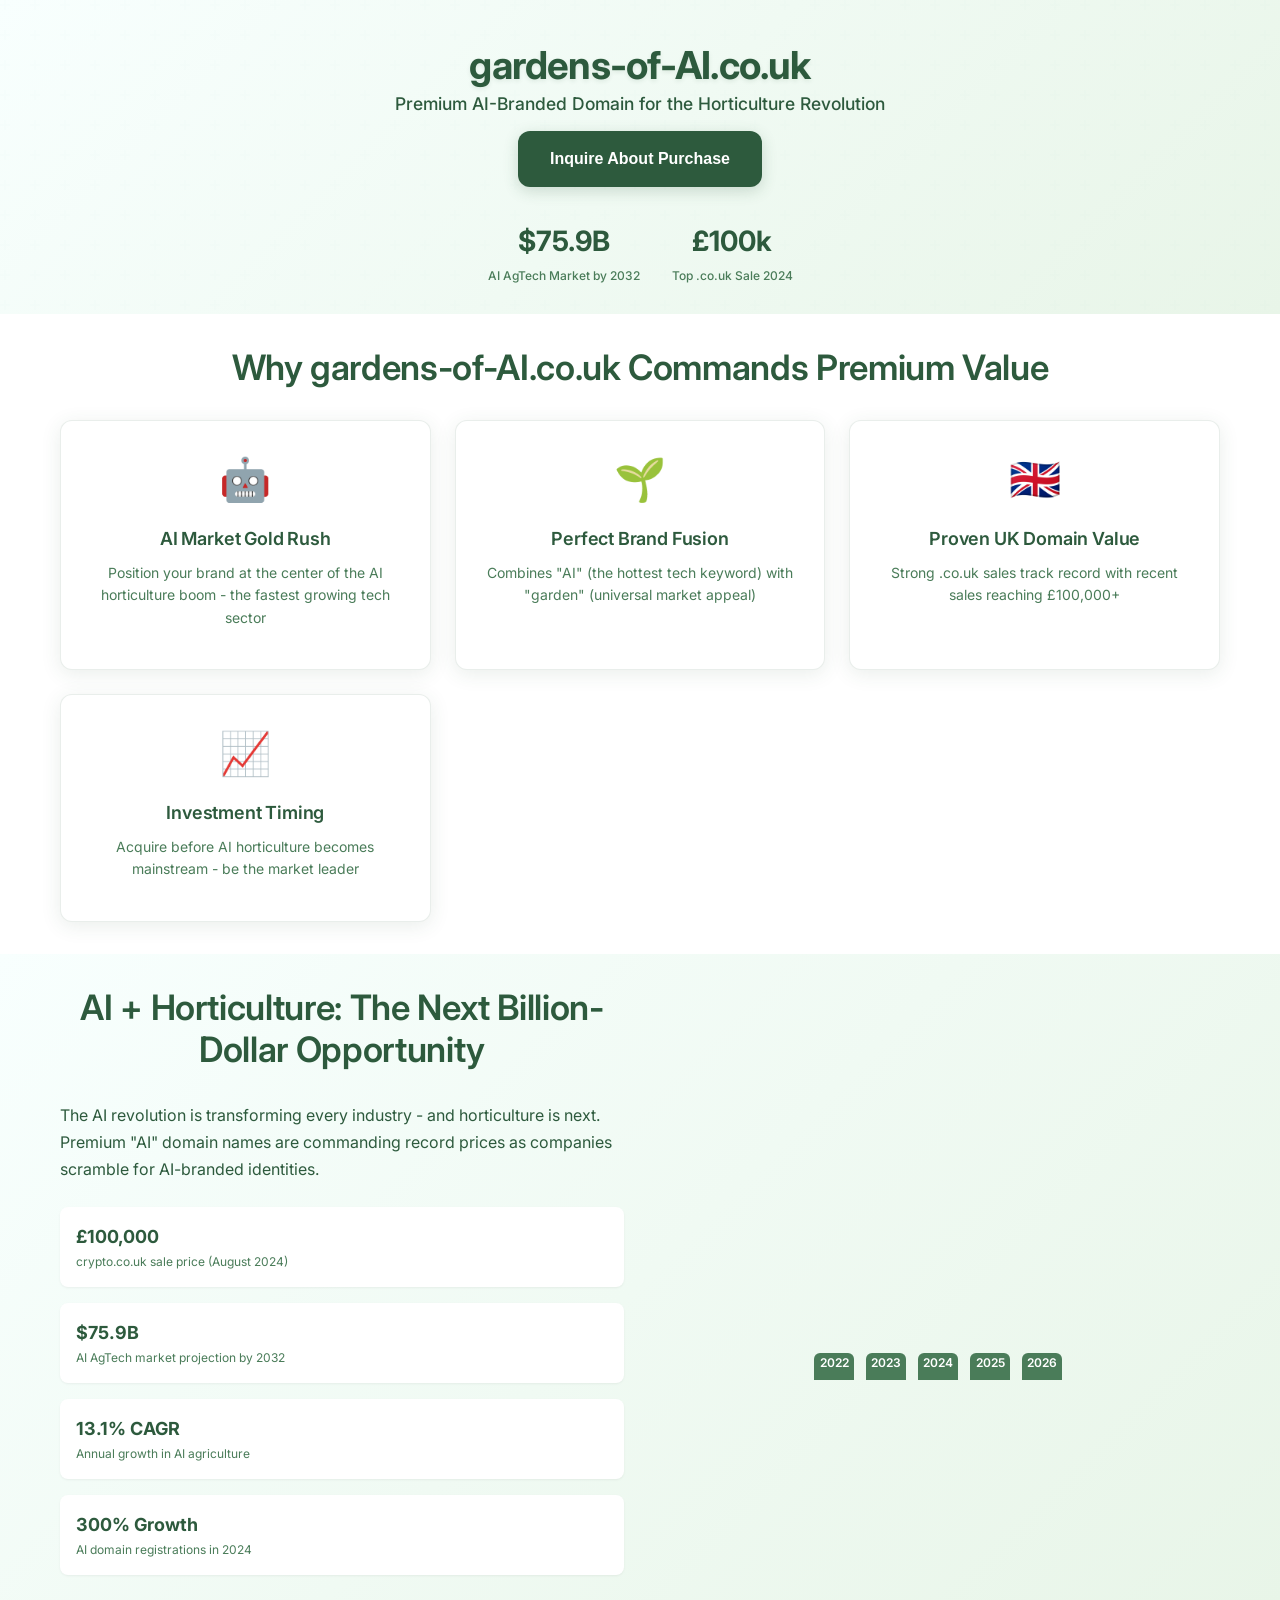
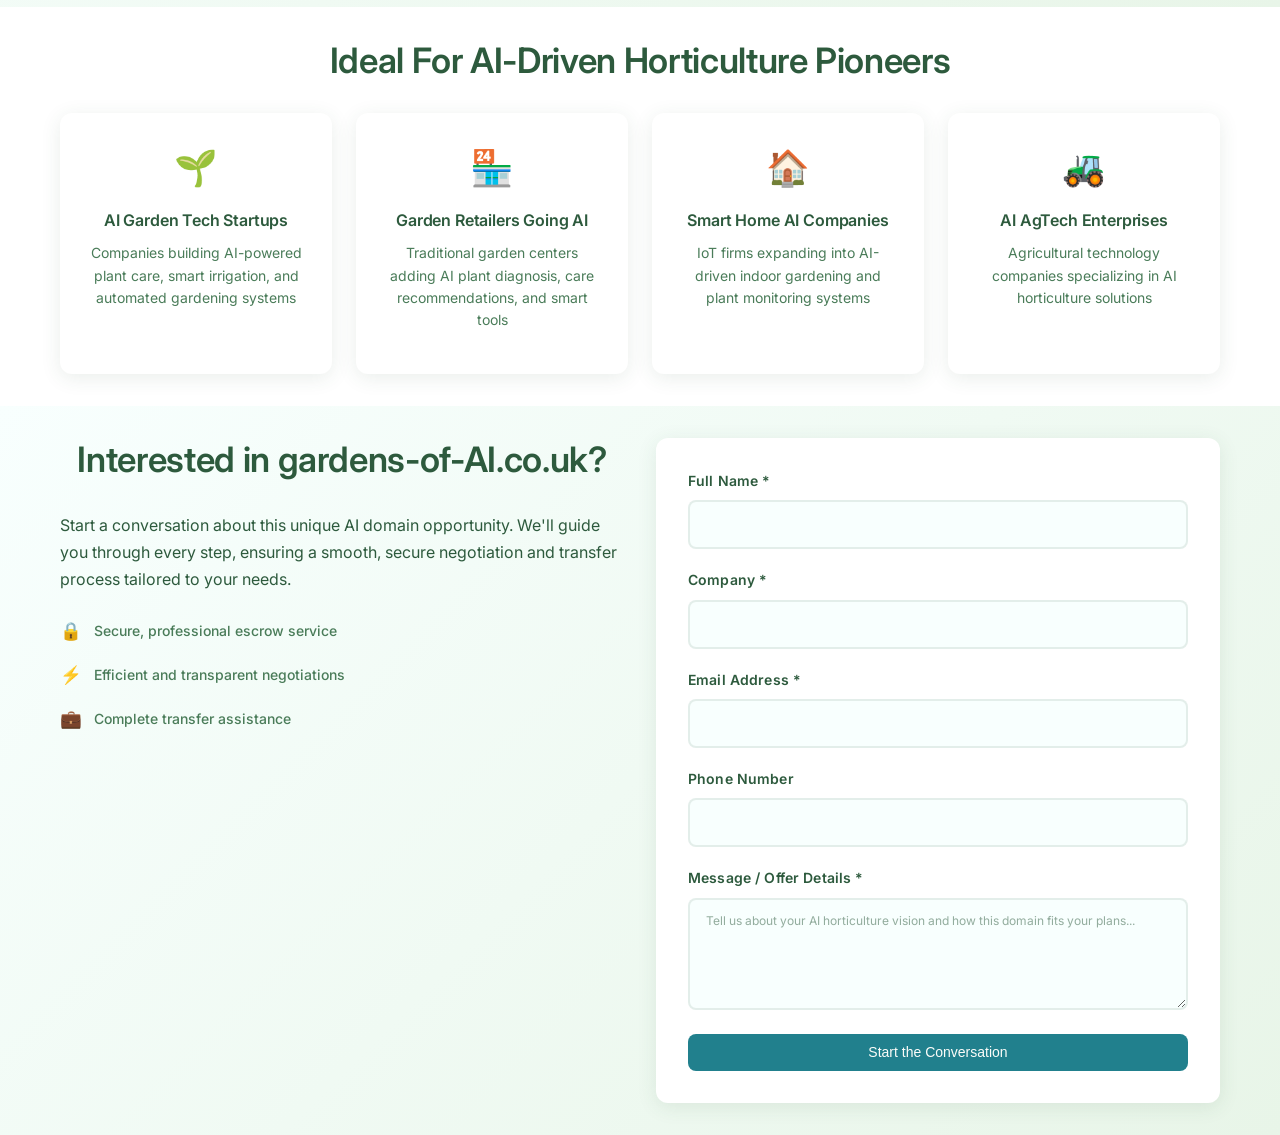
<file: index.html>
<!DOCTYPE html>
<html lang="en">
<head>
    <meta charset="UTF-8" />
    <meta name="viewport" content="width=device-width, initial-scale=1" />
    <title>garden-of-AI.co.uk - Premium Domain for AI Horticulture</title>
    <meta name="description" content="Premium domain name for sale - gardens-of-AI.co.uk. Ideal for AI-driven gardening, smart horticulture, and agri-tech innovators ready to lead the future." />
    <link href="https://fonts.googleapis.com/css2?family=Inter:wght@300;400;500;600;700&display=swap" rel="stylesheet" />
    <link rel="stylesheet" href="style.css" />
    <style>
      /* Reduced hero section height and padding for quicker content access */
      .hero-section {
        background-color: #3a753a;
        color: #e0f2e9;
        padding: 3rem 1rem 2rem 1rem; /* Shrunk vertical padding */
        display: flex;
        align-items: center;
        justify-content: center;
        min-height: 220px; /* Reduced height from very tall */
        text-align: center;
      }
      .hero-title {
        font-weight: 700;
        font-size: 2.75rem;
        margin-bottom: 0.3rem;
        text-transform: none; /* Keep case as typed */
      }
      .hero-subtitle {
        font-weight: 500;
        font-size: 1.25rem;
        margin-bottom: 1rem;
      }
      @media (max-width: 600px) {
        .hero-section {
          padding: 2rem 1rem 1.5rem 1rem;
          min-height: auto;
        }
        .hero-title {
          font-size: 2rem;
        }
        .hero-subtitle {
          font-size: 1rem;
        }
      }
    </style>
</head>
<body>
    <!-- Header Section -->
    <header class="hero-section">
        <div class="container">
            <div class="hero-content">
                <!-- Capitalized 'AI' for clearer branding -->
                <h1 class="hero-title">gardens-of-AI.co.uk</h1>
                <p class="hero-subtitle">Premium AI-Branded Domain for the Horticulture Revolution</p>
                <button class="btn btn--primary btn--lg cta-button" onclick="scrollToContact()">Inquire About Purchase</button>
                <div class="hero-stats" aria-label="Market overview">
                    <div class="stat-item">
                        <span class="stat-value" aria-hidden="true">$75.9B</span>
                        <span class="stat-label">AI AgTech Market by 2032</span>
                    </div>
                    <div class="stat-item">
                        <span class="stat-value" aria-hidden="true">£100k</span>
                        <span class="stat-label">Top .co.uk Sale 2024</span>
                    </div>
                </div>
            </div>
        </div>
    </header>

    <!-- Value Proposition Section -->
    <section class="value-section">
        <div class="container">
            <h2 class="section-title">Why gardens-of-AI.co.uk Commands Premium Value</h2>
            <div class="value-grid">
                <div class="value-card">
                    <div class="value-icon" aria-hidden="true">🤖</div>
                    <h3>AI Market Gold Rush</h3>
                    <p>Position your brand at the center of the AI horticulture boom - the fastest growing tech sector</p>
                </div>
                <div class="value-card">
                    <div class="value-icon" aria-hidden="true">🌱</div>
                    <h3>Perfect Brand Fusion</h3>
                    <p>Combines "AI" (the hottest tech keyword) with "garden" (universal market appeal)</p>
                </div>
                <div class="value-card">
                    <div class="value-icon" aria-hidden="true">🇬🇧</div>
                    <h3>Proven UK Domain Value</h3>
                    <p>Strong .co.uk sales track record with recent sales reaching £100,000+</p>
                </div>
                <div class="value-card">
                    <div class="value-icon" aria-hidden="true">📈</div>
                    <h3>Investment Timing</h3>
                    <p>Acquire before AI horticulture becomes mainstream - be the market leader</p>
                </div>
            </div>
        </div>
    </section>

    <!-- Market Opportunity Section with Enhanced Stats -->
    <section class="market-section">
        <div class="container">
            <div class="market-content">
                <div class="market-text">
                    <h2 class="section-title">AI + Horticulture: The Next Billion-Dollar Opportunity</h2>
                    <p class="market-description">The AI revolution is transforming every industry - and horticulture is next. Premium "AI" domain names are commanding record prices as companies scramble for AI-branded identities.</p>
                    <div class="market-highlights">
                        <div class="highlight-item">
                            <strong>£100,000</strong>
                            <span>crypto.co.uk sale price (August 2024)</span>
                        </div>
                        <div class="highlight-item">
                            <strong>$75.9B</strong>
                            <span>AI AgTech market projection by 2032</span>
                        </div>
                        <div class="highlight-item">
                            <strong>13.1% CAGR</strong>
                            <span>Annual growth in AI agriculture</span>
                        </div>
                        <div class="highlight-item">
                            <strong>300% Growth</strong>
                            <span>AI domain registrations in 2024</span>
                        </div>
                    </div>
                </div>
                <div class="market-visual" aria-hidden="true">
                    <div class="growth-chart" role="presentation">
                        <div class="chart-bar" data-height="30">2022</div>
                        <div class="chart-bar" data-height="50">2023</div>
                        <div class="chart-bar" data-height="70">2024</div>
                        <div class="chart-bar" data-height="90">2025</div>
                        <div class="chart-bar" data-height="100">2026</div>
                    </div>
                </div>
            </div>
        </div>
    </section>

    <!-- Perfect For Section -->
    <section class="buyers-section">
        <div class="container">
            <h2 class="section-title">Ideal For AI-Driven Horticulture Pioneers</h2>
            <div class="buyers-grid">
                <div class="buyer-card">
                    <div class="buyer-icon" aria-hidden="true">🌱</div>
                    <h3>AI Garden Tech Startups</h3>
                    <p>Companies building AI-powered plant care, smart irrigation, and automated gardening systems</p>
                </div>
                <div class="buyer-card">
                    <div class="buyer-icon" aria-hidden="true">🏪</div>
                    <h3>Garden Retailers Going AI</h3>
                    <p>Traditional garden centers adding AI plant diagnosis, care recommendations, and smart tools</p>
                </div>
                <div class="buyer-card">
                    <div class="buyer-icon" aria-hidden="true">🏠</div>
                    <h3>Smart Home AI Companies</h3>
                    <p>IoT firms expanding into AI-driven indoor gardening and plant monitoring systems</p>
                </div>
                <div class="buyer-card">
                    <div class="buyer-icon" aria-hidden="true">🚜</div>
                    <h3>AI AgTech Enterprises</h3>
                    <p>Agricultural technology companies specializing in AI horticulture solutions</p>
                </div>
            </div>
        </div>
    </section>

    <!-- Contact Section -->
    <section class="contact-section" id="contact">
        <div class="container">
            <div class="contact-content">
                <div class="contact-info">
                    <h2 class="section-title">Interested in gardens-of-AI.co.uk?</h2>
                    <p class="contact-description">Start a conversation about this unique AI domain opportunity. We'll guide you through every step, ensuring a smooth, secure negotiation and transfer process tailored to your needs.</p>
                    <div class="contact-features">
                        <div class="feature-item">
                            <span class="feature-icon" aria-hidden="true">🔒</span>
                            <span>Secure, professional escrow service</span>
                        </div>
                        <div class="feature-item">
                            <span class="feature-icon" aria-hidden="true">⚡</span>
                            <span>Efficient and transparent negotiations</span>
                        </div>
                        <div class="feature-item">
                            <span class="feature-icon" aria-hidden="true">💼</span>
                            <span>Complete transfer assistance</span>
                        </div>
                    </div>
                </div>
                <form class="contact-form" id="contactForm" action="https://formspree.io/f/xkgqzney" method="POST">
                    <div class="form-group">
                        <label for="name" class="form-label">Full Name *</label>
                        <input type="text" id="name" name="name" class="form-control" required />
                    </div>
                    <div class="form-group">
                        <label for="company" class="form-label">Company *</label>
                        <input type="text" id="company" name="company" class="form-control" required />
                    </div>
                    <div class="form-group">
                        <label for="email" class="form-label">Email Address *</label>
                        <input type="email" id="email" name="_replyto" class="form-control" required />
                    </div>
                    <div class="form-group">
                        <label for="phone" class="form-label">Phone Number</label>
                        <input type="tel" id="phone" name="phone" class="form-control" />
                    </div>
                    <div class="form-group">
                        <label for="message" class="form-label">Message / Offer Details *</label>
                        <textarea
                            id="message"
                            name="message"
                            class="form-control"
                            rows="4"
                            required
                            placeholder="Tell us about your AI horticulture vision and how this domain fits your plans..."
                        ></textarea>
                    </div>
                    <button type="submit" class="btn btn--primary btn--full-width">Start the Conversation</button>
                </form>
            </div>
        </div>
    </section>

    <!-- Success Modal -->
    <div class="modal hidden" id="successModal" role="dialog" aria-modal="true" aria-labelledby="successTitle">
        <div class="modal-overlay" onclick="closeModal()" tabindex="-1"></div>
        <div class="modal-content">
            <div class="modal-header">
                <h3 id="successTitle">Inquiry Received!</h3>
                <button class="modal-close" onclick="closeModal()" aria-label="Close">&times;</button>
            </div>
            <div class="modal-body">
                <p>Thank you for reaching out about gardens-of-AI.co.uk.</p>
                <p>Our team will review your inquiry and connect with you shortly to explore how this premium AI domain can support your business goals.</p>
                <p><strong>Next Steps Include:</strong></p>
                <ul>
                    <li>Personalized discussion of your AI horticulture requirements</li>
                    <li>Detailed information on the negotiation and transfer process</li>
                    <li>Collaborative approach ensuring mutual satisfaction</li>
                </ul>
                <p>Feel free to ask any questions during our correspondence.</p>
            </div>
            <div class="modal-footer">
                <button class="btn btn--primary" onclick="closeModal()">Close</button>
            </div>
        </div>
    </footer>

    <script>
      // Smooth scroll to contact form on button click
      function scrollToContact() {
        document.getElementById("contact").scrollIntoView({ behavior: "smooth" });
      }

      // Close modal function
      function closeModal() {
        document.getElementById("successModal").classList.add("hidden");
      }

      // Handle Formspree AJAX form submission with modal feedback
      document.getElementById("contactForm").addEventListener("submit", function (e) {
        e.preventDefault();

        const form = e.target;
        const data = new FormData(form);

        fetch(form.action, {
          method: "POST",
          body: data,
          headers: {
            Accept: "application/json",
          },
        })
          .then((response) => {
            if (response.ok) {
              form.reset();
              document.getElementById("successModal").classList.remove("hidden");
            } else {
              response.json().then((data) => {
                if (data.errors) {
                  alert(data.errors.map((error) => error.message).join(", "));
                } else {
                  alert("Oops! There was a problem submitting your form.");
                }
              });
            }
          })
          .catch(() => {
            alert("Oops! There was a problem submitting your form.");
          });
      });
    </script>
</body>
</html>
</file>
<file: style.css>
:root {
  /* Primitive Color Tokens */
  --color-white: rgba(255, 255, 255, 1);
  --color-black: rgba(0, 0, 0, 1);
  --color-cream-50: rgba(252, 252, 249, 1);
  --color-cream-100: rgba(255, 255, 253, 1);
  --color-gray-200: rgba(245, 245, 245, 1);
  --color-gray-300: rgba(167, 169, 169, 1);
  --color-gray-400: rgba(119, 124, 124, 1);
  --color-slate-500: rgba(98, 108, 113, 1);
  --color-brown-600: rgba(94, 82, 64, 1);
  --color-charcoal-700: rgba(31, 33, 33, 1);
  --color-charcoal-800: rgba(38, 40, 40, 1);
  --color-slate-900: rgba(19, 52, 59, 1);
  --color-teal-300: rgba(50, 184, 198, 1);
  --color-teal-400: rgba(45, 166, 178, 1);
  --color-teal-500: rgba(33, 128, 141, 1);
  --color-teal-600: rgba(29, 116, 128, 1);
  --color-teal-700: rgba(26, 104, 115, 1);
  --color-teal-800: rgba(41, 150, 161, 1);
  --color-red-400: rgba(255, 84, 89, 1);
  --color-red-500: rgba(192, 21, 47, 1);
  --color-orange-400: rgba(230, 129, 97, 1);
  --color-orange-500: rgba(168, 75, 47, 1);

  /* RGB versions for opacity control */
  --color-brown-600-rgb: 94, 82, 64;
  --color-teal-500-rgb: 33, 128, 141;
  --color-slate-900-rgb: 19, 52, 59;
  --color-slate-500-rgb: 98, 108, 113;
  --color-red-500-rgb: 192, 21, 47;
  --color-red-400-rgb: 255, 84, 89;
  --color-orange-500-rgb: 168, 75, 47;
  --color-orange-400-rgb: 230, 129, 97;

  /* Background color tokens (Light Mode) */
  --color-bg-1: rgba(59, 130, 246, 0.08); /* Light blue */
  --color-bg-2: rgba(245, 158, 11, 0.08); /* Light yellow */
  --color-bg-3: rgba(34, 197, 94, 0.08); /* Light green */
  --color-bg-4: rgba(239, 68, 68, 0.08); /* Light red */
  --color-bg-5: rgba(147, 51, 234, 0.08); /* Light purple */
  --color-bg-6: rgba(249, 115, 22, 0.08); /* Light orange */
  --color-bg-7: rgba(236, 72, 153, 0.08); /* Light pink */
  --color-bg-8: rgba(6, 182, 212, 0.08); /* Light cyan */

  /* Semantic Color Tokens (Light Mode) */
  --color-background: var(--color-cream-50);
  --color-surface: var(--color-cream-100);
  --color-text: var(--color-slate-900);
  --color-text-secondary: var(--color-slate-500);
  --color-primary: var(--color-teal-500);
  --color-primary-hover: var(--color-teal-600);
  --color-primary-active: var(--color-teal-700);
  --color-secondary: rgba(var(--color-brown-600-rgb), 0.12);
  --color-secondary-hover: rgba(var(--color-brown-600-rgb), 0.2);
  --color-secondary-active: rgba(var(--color-brown-600-rgb), 0.25);
  --color-border: rgba(var(--color-brown-600-rgb), 0.2);
  --color-btn-primary-text: var(--color-cream-50);
  --color-card-border: rgba(var(--color-brown-600-rgb), 0.12);
  --color-card-border-inner: rgba(var(--color-brown-600-rgb), 0.12);
  --color-error: var(--color-red-500);
  --color-success: var(--color-teal-500);
  --color-warning: var(--color-orange-500);
  --color-info: var(--color-slate-500);
  --color-focus-ring: rgba(var(--color-teal-500-rgb), 0.4);
  --color-select-caret: rgba(var(--color-slate-900-rgb), 0.8);

  /* Common style patterns */
  --focus-ring: 0 0 0 3px var(--color-focus-ring);
  --focus-outline: 2px solid var(--color-primary);
  --status-bg-opacity: 0.15;
  --status-border-opacity: 0.25;
  --select-caret-light: url("data:image/svg+xml,%3Csvg xmlns='http://www.w3.org/2000/svg' width='16' height='16' viewBox='0 0 24 24' fill='none' stroke='%23134252' stroke-width='2' stroke-linecap='round' stroke-linejoin='round'%3E%3Cpolyline points='6 9 12 15 18 9'%3E%3C/polyline%3E%3C/svg%3E");
  --select-caret-dark: url("data:image/svg+xml,%3Csvg xmlns='http://www.w3.org/2000/svg' width='16' height='16' viewBox='0 0 24 24' fill='none' stroke='%23f5f5f5' stroke-width='2' stroke-linecap='round' stroke-linejoin='round'%3E%3Cpolyline points='6 9 12 15 18 9'%3E%3C/polyline%3E%3C/svg%3E");

  /* RGB versions for opacity control */
  --color-success-rgb: 33, 128, 141;
  --color-error-rgb: 192, 21, 47;
  --color-warning-rgb: 168, 75, 47;
  --color-info-rgb: 98, 108, 113;

  /* Typography */
  --font-family-base: "FKGroteskNeue", "Geist", "Inter", -apple-system,
    BlinkMacSystemFont, "Segoe UI", Roboto, sans-serif;
  --font-family-mono: "Berkeley Mono", ui-monospace, SFMono-Regular, Menlo,
    Monaco, Consolas, monospace;
  --font-size-xs: 11px;
  --font-size-sm: 12px;
  --font-size-base: 14px;
  --font-size-md: 14px;
  --font-size-lg: 16px;
  --font-size-xl: 18px;
  --font-size-2xl: 20px;
  --font-size-3xl: 24px;
  --font-size-4xl: 30px;
  --font-weight-normal: 400;
  --font-weight-medium: 500;
  --font-weight-semibold: 550;
  --font-weight-bold: 600;
  --line-height-tight: 1.2;
  --line-height-normal: 1.5;
  --letter-spacing-tight: -0.01em;

  /* Spacing */
  --space-0: 0;
  --space-1: 1px;
  --space-2: 2px;
  --space-4: 4px;
  --space-6: 6px;
  --space-8: 8px;
  --space-10: 10px;
  --space-12: 12px;
  --space-16: 16px;
  --space-20: 20px;
  --space-24: 24px;
  --space-32: 32px;

  /* Border Radius */
  --radius-sm: 6px;
  --radius-base: 8px;
  --radius-md: 10px;
  --radius-lg: 12px;
  --radius-full: 9999px;

  /* Shadows */
  --shadow-xs: 0 1px 2px rgba(0, 0, 0, 0.02);
  --shadow-sm: 0 1px 3px rgba(0, 0, 0, 0.04), 0 1px 2px rgba(0, 0, 0, 0.02);
  --shadow-md: 0 4px 6px -1px rgba(0, 0, 0, 0.04),
    0 2px 4px -1px rgba(0, 0, 0, 0.02);
  --shadow-lg: 0 10px 15px -3px rgba(0, 0, 0, 0.04),
    0 4px 6px -2px rgba(0, 0, 0, 0.02);
  --shadow-inset-sm: inset 0 1px 0 rgba(255, 255, 255, 0.15),
    inset 0 -1px 0 rgba(0, 0, 0, 0.03);

  /* Animation */
  --duration-fast: 150ms;
  --duration-normal: 250ms;
  --ease-standard: cubic-bezier(0.16, 1, 0.3, 1);

  /* Layout */
  --container-sm: 640px;
  --container-md: 768px;
  --container-lg: 1024px;
  --container-xl: 1280px;
}

/* Dark mode colors */
@media (prefers-color-scheme: dark) {
  :root {
    /* RGB versions for opacity control (Dark Mode) */
    --color-gray-400-rgb: 119, 124, 124;
    --color-teal-300-rgb: 50, 184, 198;
    --color-gray-300-rgb: 167, 169, 169;
    --color-gray-200-rgb: 245, 245, 245;

    /* Background color tokens (Dark Mode) */
    --color-bg-1: rgba(29, 78, 216, 0.15); /* Dark blue */
    --color-bg-2: rgba(180, 83, 9, 0.15); /* Dark yellow */
    --color-bg-3: rgba(21, 128, 61, 0.15); /* Dark green */
    --color-bg-4: rgba(185, 28, 28, 0.15); /* Dark red */
    --color-bg-5: rgba(107, 33, 168, 0.15); /* Dark purple */
    --color-bg-6: rgba(194, 65, 12, 0.15); /* Dark orange */
    --color-bg-7: rgba(190, 24, 93, 0.15); /* Dark pink */
    --color-bg-8: rgba(8, 145, 178, 0.15); /* Dark cyan */

    /* Semantic Color Tokens (Dark Mode) */
    --color-background: var(--color-charcoal-700);
    --color-surface: var(--color-charcoal-800);
    --color-text: var(--color-gray-200);
    --color-text-secondary: rgba(var(--color-gray-300-rgb), 0.7);
    --color-primary: var(--color-teal-300);
    --color-primary-hover: var(--color-teal-400);
    --color-primary-active: var(--color-teal-800);
    --color-secondary: rgba(var(--color-gray-400-rgb), 0.15);
    --color-secondary-hover: rgba(var(--color-gray-400-rgb), 0.25);
    --color-secondary-active: rgba(var(--color-gray-400-rgb), 0.3);
    --color-border: rgba(var(--color-gray-400-rgb), 0.3);
    --color-error: var(--color-red-400);
    --color-success: var(--color-teal-300);
    --color-warning: var(--color-orange-400);
    --color-info: var(--color-gray-300);
    --color-focus-ring: rgba(var(--color-teal-300-rgb), 0.4);
    --color-btn-primary-text: var(--color-slate-900);
    --color-card-border: rgba(var(--color-gray-400-rgb), 0.2);
    --color-card-border-inner: rgba(var(--color-gray-400-rgb), 0.15);
    --shadow-inset-sm: inset 0 1px 0 rgba(255, 255, 255, 0.1),
      inset 0 -1px 0 rgba(0, 0, 0, 0.15);
    --button-border-secondary: rgba(var(--color-gray-400-rgb), 0.2);
    --color-border-secondary: rgba(var(--color-gray-400-rgb), 0.2);
    --color-select-caret: rgba(var(--color-gray-200-rgb), 0.8);

    /* Common style patterns - updated for dark mode */
    --focus-ring: 0 0 0 3px var(--color-focus-ring);
    --focus-outline: 2px solid var(--color-primary);
    --status-bg-opacity: 0.15;
    --status-border-opacity: 0.25;
    --select-caret-light: url("data:image/svg+xml,%3Csvg xmlns='http://www.w3.org/2000/svg' width='16' height='16' viewBox='0 0 24 24' fill='none' stroke='%23134252' stroke-width='2' stroke-linecap='round' stroke-linejoin='round'%3E%3Cpolyline points='6 9 12 15 18 9'%3E%3C/polyline%3E%3C/svg%3E");
    --select-caret-dark: url("data:image/svg+xml,%3Csvg xmlns='http://www.w3.org/2000/svg' width='16' height='16' viewBox='0 0 24 24' fill='none' stroke='%23f5f5f5' stroke-width='2' stroke-linecap='round' stroke-linejoin='round'%3E%3Cpolyline points='6 9 12 15 18 9'%3E%3C/polyline%3E%3C/svg%3E");

    /* RGB versions for dark mode */
    --color-success-rgb: var(--color-teal-300-rgb);
    --color-error-rgb: var(--color-red-400-rgb);
    --color-warning-rgb: var(--color-orange-400-rgb);
    --color-info-rgb: var(--color-gray-300-rgb);
  }
}

/* Data attribute for manual theme switching */
[data-color-scheme="dark"] {
  /* RGB versions for opacity control (dark mode) */
  --color-gray-400-rgb: 119, 124, 124;
  --color-teal-300-rgb: 50, 184, 198;
  --color-gray-300-rgb: 167, 169, 169;
  --color-gray-200-rgb: 245, 245, 245;

  /* Colorful background palette - Dark Mode */
  --color-bg-1: rgba(29, 78, 216, 0.15); /* Dark blue */
  --color-bg-2: rgba(180, 83, 9, 0.15); /* Dark yellow */
  --color-bg-3: rgba(21, 128, 61, 0.15); /* Dark green */
  --color-bg-4: rgba(185, 28, 28, 0.15); /* Dark red */
  --color-bg-5: rgba(107, 33, 168, 0.15); /* Dark purple */
  --color-bg-6: rgba(194, 65, 12, 0.15); /* Dark orange */
  --color-bg-7: rgba(190, 24, 93, 0.15); /* Dark pink */
  --color-bg-8: rgba(8, 145, 178, 0.15); /* Dark cyan */

  /* Semantic Color Tokens (Dark Mode) */
  --color-background: var(--color-charcoal-700);
  --color-surface: var(--color-charcoal-800);
  --color-text: var(--color-gray-200);
  --color-text-secondary: rgba(var(--color-gray-300-rgb), 0.7);
  --color-primary: var(--color-teal-300);
  --color-primary-hover: var(--color-teal-400);
  --color-primary-active: var(--color-teal-800);
  --color-secondary: rgba(var(--color-gray-400-rgb), 0.15);
  --color-secondary-hover: rgba(var(--color-gray-400-rgb), 0.25);
  --color-secondary-active: rgba(var(--color-gray-400-rgb), 0.3);
  --color-border: rgba(var(--color-gray-400-rgb), 0.3);
  --color-error: var(--color-red-400);
  --color-success: var(--color-teal-300);
  --color-warning: var(--color-orange-400);
  --color-info: var(--color-gray-300);
  --color-focus-ring: rgba(var(--color-teal-300-rgb), 0.4);
  --color-btn-primary-text: var(--color-slate-900);
  --color-card-border: rgba(var(--color-gray-400-rgb), 0.15);
  --color-card-border-inner: rgba(var(--color-gray-400-rgb), 0.15);
  --shadow-inset-sm: inset 0 1px 0 rgba(255, 255, 255, 0.1),
    inset 0 -1px 0 rgba(0, 0, 0, 0.15);
  --color-border-secondary: rgba(var(--color-gray-400-rgb), 0.2);
  --color-select-caret: rgba(var(--color-gray-200-rgb), 0.8);

  /* Common style patterns - updated for dark mode */
  --focus-ring: 0 0 0 3px var(--color-focus-ring);
  --focus-outline: 2px solid var(--color-primary);
  --status-bg-opacity: 0.15;
  --status-border-opacity: 0.25;
  --select-caret-light: url("data:image/svg+xml,%3Csvg xmlns='http://www.w3.org/2000/svg' width='16' height='16' viewBox='0 0 24 24' fill='none' stroke='%23134252' stroke-width='2' stroke-linecap='round' stroke-linejoin='round'%3E%3Cpolyline points='6 9 12 15 18 9'%3E%3C/polyline%3E%3C/svg%3E");
  --select-caret-dark: url("data:image/svg+xml,%3Csvg xmlns='http://www.w3.org/2000/svg' width='16' height='16' viewBox='0 0 24 24' fill='none' stroke='%23f5f5f5' stroke-width='2' stroke-linecap='round' stroke-linejoin='round'%3E%3Cpolyline points='6 9 12 15 18 9'%3E%3C/polyline%3E%3C/svg%3E");

  /* RGB versions for dark mode */
  --color-success-rgb: var(--color-teal-300-rgb);
  --color-error-rgb: var(--color-red-400-rgb);
  --color-warning-rgb: var(--color-orange-400-rgb);
  --color-info-rgb: var(--color-gray-300-rgb);
}

[data-color-scheme="light"] {
  /* RGB versions for opacity control (light mode) */
  --color-brown-600-rgb: 94, 82, 64;
  --color-teal-500-rgb: 33, 128, 141;
  --color-slate-900-rgb: 19, 52, 59;

  /* Semantic Color Tokens (Light Mode) */
  --color-background: var(--color-cream-50);
  --color-surface: var(--color-cream-100);
  --color-text: var(--color-slate-900);
  --color-text-secondary: var(--color-slate-500);
  --color-primary: var(--color-teal-500);
  --color-primary-hover: var(--color-teal-600);
  --color-primary-active: var(--color-teal-700);
  --color-secondary: rgba(var(--color-brown-600-rgb), 0.12);
  --color-secondary-hover: rgba(var(--color-brown-600-rgb), 0.2);
  --color-secondary-active: rgba(var(--color-brown-600-rgb), 0.25);
  --color-border: rgba(var(--color-brown-600-rgb), 0.2);
  --color-btn-primary-text: var(--color-cream-50);
  --color-card-border: rgba(var(--color-brown-600-rgb), 0.12);
  --color-card-border-inner: rgba(var(--color-brown-600-rgb), 0.12);
  --color-error: var(--color-red-500);
  --color-success: var(--color-teal-500);
  --color-warning: var(--color-orange-500);
  --color-info: var(--color-slate-500);
  --color-focus-ring: rgba(var(--color-teal-500-rgb), 0.4);

  /* RGB versions for light mode */
  --color-success-rgb: var(--color-teal-500-rgb);
  --color-error-rgb: var(--color-red-500-rgb);
  --color-warning-rgb: var(--color-orange-500-rgb);
  --color-info-rgb: var(--color-slate-500-rgb);
}

/* Base styles */
html {
  font-size: var(--font-size-base);
  font-family: var(--font-family-base);
  line-height: var(--line-height-normal);
  color: var(--color-text);
  background-color: var(--color-background);
  -webkit-font-smoothing: antialiased;
  box-sizing: border-box;
}

body {
  margin: 0;
  padding: 0;
}

*,
*::before,
*::after {
  box-sizing: inherit;
}

/* Typography */
h1,
h2,
h3,
h4,
h5,
h6 {
  margin: 0;
  font-weight: var(--font-weight-semibold);
  line-height: var(--line-height-tight);
  color: var(--color-text);
  letter-spacing: var(--letter-spacing-tight);
}

h1 {
  font-size: var(--font-size-4xl);
}
h2 {
  font-size: var(--font-size-3xl);
}
h3 {
  font-size: var(--font-size-2xl);
}
h4 {
  font-size: var(--font-size-xl);
}
h5 {
  font-size: var(--font-size-lg);
}
h6 {
  font-size: var(--font-size-md);
}

p {
  margin: 0 0 var(--space-16) 0;
}

a {
  color: var(--color-primary);
  text-decoration: none;
  transition: color var(--duration-fast) var(--ease-standard);
}

a:hover {
  color: var(--color-primary-hover);
}

code,
pre {
  font-family: var(--font-family-mono);
  font-size: calc(var(--font-size-base) * 0.95);
  background-color: var(--color-secondary);
  border-radius: var(--radius-sm);
}

code {
  padding: var(--space-1) var(--space-4);
}

pre {
  padding: var(--space-16);
  margin: var(--space-16) 0;
  overflow: auto;
  border: 1px solid var(--color-border);
}

pre code {
  background: none;
  padding: 0;
}

/* Buttons */
.btn {
  display: inline-flex;
  align-items: center;
  justify-content: center;
  padding: var(--space-8) var(--space-16);
  border-radius: var(--radius-base);
  font-size: var(--font-size-base);
  font-weight: 500;
  line-height: 1.5;
  cursor: pointer;
  transition: all var(--duration-normal) var(--ease-standard);
  border: none;
  text-decoration: none;
  position: relative;
}

.btn:focus-visible {
  outline: none;
  box-shadow: var(--focus-ring);
}

.btn--primary {
  background: var(--color-primary);
  color: var(--color-btn-primary-text);
}

.btn--primary:hover {
  background: var(--color-primary-hover);
}

.btn--primary:active {
  background: var(--color-primary-active);
}

.btn--secondary {
  background: var(--color-secondary);
  color: var(--color-text);
}

.btn--secondary:hover {
  background: var(--color-secondary-hover);
}

.btn--secondary:active {
  background: var(--color-secondary-active);
}

.btn--outline {
  background: transparent;
  border: 1px solid var(--color-border);
  color: var(--color-text);
}

.btn--outline:hover {
  background: var(--color-secondary);
}

.btn--sm {
  padding: var(--space-4) var(--space-12);
  font-size: var(--font-size-sm);
  border-radius: var(--radius-sm);
}

.btn--lg {
  padding: var(--space-10) var(--space-20);
  font-size: var(--font-size-lg);
  border-radius: var(--radius-md);
}

.btn--full-width {
  width: 100%;
}

.btn:disabled {
  opacity: 0.5;
  cursor: not-allowed;
}

/* Form elements */
.form-control {
  display: block;
  width: 100%;
  padding: var(--space-8) var(--space-12);
  font-size: var(--font-size-md);
  line-height: 1.5;
  color: var(--color-text);
  background-color: var(--color-surface);
  border: 1px solid var(--color-border);
  border-radius: var(--radius-base);
  transition: border-color var(--duration-fast) var(--ease-standard),
    box-shadow var(--duration-fast) var(--ease-standard);
}

textarea.form-control {
  font-family: var(--font-family-base);
  font-size: var(--font-size-base);
}

select.form-control {
  padding: var(--space-8) var(--space-12);
  -webkit-appearance: none;
  -moz-appearance: none;
  appearance: none;
  background-image: var(--select-caret-light);
  background-repeat: no-repeat;
  background-position: right var(--space-12) center;
  background-size: 16px;
  padding-right: var(--space-32);
}

/* Add a dark mode specific caret */
@media (prefers-color-scheme: dark) {
  select.form-control {
    background-image: var(--select-caret-dark);
  }
}

/* Also handle data-color-scheme */
[data-color-scheme="dark"] select.form-control {
  background-image: var(--select-caret-dark);
}

[data-color-scheme="light"] select.form-control {
  background-image: var(--select-caret-light);
}

.form-control:focus {
  border-color: var(--color-primary);
  outline: var(--focus-outline);
}

.form-label {
  display: block;
  margin-bottom: var(--space-8);
  font-weight: var(--font-weight-medium);
  font-size: var(--font-size-sm);
}

.form-group {
  margin-bottom: var(--space-16);
}

/* Card component */
.card {
  background-color: var(--color-surface);
  border-radius: var(--radius-lg);
  border: 1px solid var(--color-card-border);
  box-shadow: var(--shadow-sm);
  overflow: hidden;
  transition: box-shadow var(--duration-normal) var(--ease-standard);
}

.card:hover {
  box-shadow: var(--shadow-md);
}

.card__body {
  padding: var(--space-16);
}

.card__header,
.card__footer {
  padding: var(--space-16);
  border-bottom: 1px solid var(--color-card-border-inner);
}

/* Status indicators - simplified with CSS variables */
.status {
  display: inline-flex;
  align-items: center;
  padding: var(--space-6) var(--space-12);
  border-radius: var(--radius-full);
  font-weight: var(--font-weight-medium);
  font-size: var(--font-size-sm);
}

.status--success {
  background-color: rgba(
    var(--color-success-rgb, 33, 128, 141),
    var(--status-bg-opacity)
  );
  color: var(--color-success);
  border: 1px solid
    rgba(var(--color-success-rgb, 33, 128, 141), var(--status-border-opacity));
}

.status--error {
  background-color: rgba(
    var(--color-error-rgb, 192, 21, 47),
    var(--status-bg-opacity)
  );
  color: var(--color-error);
  border: 1px solid
    rgba(var(--color-error-rgb, 192, 21, 47), var(--status-border-opacity));
}

.status--warning {
  background-color: rgba(
    var(--color-warning-rgb, 168, 75, 47),
    var(--status-bg-opacity)
  );
  color: var(--color-warning);
  border: 1px solid
    rgba(var(--color-warning-rgb, 168, 75, 47), var(--status-border-opacity));
}

.status--info {
  background-color: rgba(
    var(--color-info-rgb, 98, 108, 113),
    var(--status-bg-opacity)
  );
  color: var(--color-info);
  border: 1px solid
    rgba(var(--color-info-rgb, 98, 108, 113), var(--status-border-opacity));
}

/* Container layout */
.container {
  width: 100%;
  margin-right: auto;
  margin-left: auto;
  padding-right: var(--space-16);
  padding-left: var(--space-16);
}

@media (min-width: 640px) {
  .container {
    max-width: var(--container-sm);
  }
}
@media (min-width: 768px) {
  .container {
    max-width: var(--container-md);
  }
}
@media (min-width: 1024px) {
  .container {
    max-width: var(--container-lg);
  }
}
@media (min-width: 1280px) {
  .container {
    max-width: var(--container-xl);
  }
}

/* Utility classes */
.flex {
  display: flex;
}
.flex-col {
  flex-direction: column;
}
.items-center {
  align-items: center;
}
.justify-center {
  justify-content: center;
}
.justify-between {
  justify-content: space-between;
}
.gap-4 {
  gap: var(--space-4);
}
.gap-8 {
  gap: var(--space-8);
}
.gap-16 {
  gap: var(--space-16);
}

.m-0 {
  margin: 0;
}
.mt-8 {
  margin-top: var(--space-8);
}
.mb-8 {
  margin-bottom: var(--space-8);
}
.mx-8 {
  margin-left: var(--space-8);
  margin-right: var(--space-8);
}
.my-8 {
  margin-top: var(--space-8);
  margin-bottom: var(--space-8);
}

.p-0 {
  padding: 0;
}
.py-8 {
  padding-top: var(--space-8);
  padding-bottom: var(--space-8);
}
.px-8 {
  padding-left: var(--space-8);
  padding-right: var(--space-8);
}
.py-16 {
  padding-top: var(--space-16);
  padding-bottom: var(--space-16);
}
.px-16 {
  padding-left: var(--space-16);
  padding-right: var(--space-16);
}

.block {
  display: block;
}
.hidden {
  display: none;
}

/* Accessibility */
.sr-only {
  position: absolute;
  width: 1px;
  height: 1px;
  padding: 0;
  margin: -1px;
  overflow: hidden;
  clip: rect(0, 0, 0, 0);
  white-space: nowrap;
  border-width: 0;
}

:focus-visible {
  outline: var(--focus-outline);
  outline-offset: 2px;
}

/* Dark mode specifics */
[data-color-scheme="dark"] .btn--outline {
  border: 1px solid var(--color-border-secondary);
}

@font-face {
  font-family: 'FKGroteskNeue';
  src: url('https://r2cdn.perplexity.ai/fonts/FKGroteskNeue.woff2')
    format('woff2');
}

/* END PERPLEXITY DESIGN SYSTEM */
/* Custom properties for the garden-of-ai theme */
:root {
  --garden-primary: #2d5a3d;
  --garden-secondary: #4a7c59;
  --garden-light: #7ba05b;
  --garden-accent: #9bc53d;
  --garden-dark: #1a3d28;
  --garden-bg-light: #f8fffe;
  --garden-bg-gradient: linear-gradient(135deg, #f8fffe 0%, #e8f5e8 100%);
  --garden-card-shadow: 0 4px 20px rgba(45, 90, 61, 0.1);
  --garden-text-dark: #1a3d28;
  --garden-text-medium: #2d5a3d;
  --garden-text-light: #4a7c59;
  --transition-smooth: all 0.3s cubic-bezier(0.4, 0, 0.2, 1);
}

/* Reset and base styles */
* {
  margin: 0;
  padding: 0;
  box-sizing: border-box;
}

body {
  font-family: 'Inter', var(--font-family-base);
  line-height: 1.6;
  color: var(--garden-text-dark);
  background-color: var(--garden-bg-light);
  scroll-behavior: smooth;
}

.container {
  max-width: 1200px;
  margin: 0 auto;
  padding: 0 var(--space-20);
}

/* Hero Section */
.hero-section {
  background: var(--garden-bg-gradient);
  min-height: 100vh;
  display: flex;
  align-items: center;
  position: relative;
  overflow: hidden;
}

.hero-section::before {
  content: '';
  position: absolute;
  top: 0;
  left: 0;
  right: 0;
  bottom: 0;
  background: url("data:image/svg+xml,%3Csvg width='60' height='60' viewBox='0 0 60 60' xmlns='http://www.w3.org/2000/svg'%3E%3Cg fill='none' fill-rule='evenodd'%3E%3Cg fill='%234a7c59' fill-opacity='0.03'%3E%3Cpath d='m36 34v-4h-2v4h-4v2h4v4h2v-4h4v-2h-4zm0-30V0h-2v4h-4v2h4v4h2V6h4V4h-4zM6 34v-4H4v4H0v2h4v4h2v-4h4v-2H6zM6 4V0H4v4H0v2h4v4h2V6h4V4H6z'/%3E%3C/g%3E%3C/g%3E%3C/svg%3E") repeat;
  opacity: 0.3;
  z-index: 0;
}

.hero-content {
  text-align: center;
  position: relative;
  z-index: 1;
  max-width: 800px;
  margin: 0 auto;
}

.hero-title {
  font-size: clamp(2.5rem, 5vw, 4rem);
  font-weight: 700;
  color: var(--garden-primary);
  margin-bottom: var(--space-16);
  letter-spacing: -0.02em;
  text-shadow: 0 2px 4px rgba(45, 90, 61, 0.1);
}

.hero-subtitle {
  font-size: clamp(1.1rem, 2.5vw, 1.5rem);
  color: var(--garden-text-medium);
  margin-bottom: var(--space-32);
  font-weight: 400;
  line-height: 1.4;
}

.cta-button {
  background: var(--garden-primary);
  color: white;
  padding: var(--space-16) var(--space-32);
  font-size: var(--font-size-lg);
  font-weight: 600;
  border-radius: var(--radius-lg);
  border: none;
  cursor: pointer;
  transition: var(--transition-smooth);
  box-shadow: 0 4px 15px rgba(45, 90, 61, 0.2);
  margin-bottom: var(--space-32);
}

.cta-button:hover {
  background: var(--garden-dark);
  transform: translateY(-2px);
  box-shadow: 0 8px 25px rgba(45, 90, 61, 0.3);
}

.hero-stats {
  display: flex;
  justify-content: center;
  gap: var(--space-32);
  flex-wrap: wrap;
}

.stat-item {
  text-align: center;
}

.stat-value {
  display: block;
  font-size: 2rem;
  font-weight: 700;
  color: var(--garden-primary);
}

.stat-label {
  font-size: var(--font-size-sm);
  color: var(--garden-text-light);
  font-weight: 500;
}

/* Section Styling */
.section-title {
  font-size: clamp(1.8rem, 3vw, 2.5rem);
  font-weight: 600;
  color: var(--garden-primary);
  text-align: center;
  margin-bottom: var(--space-32);
  line-height: 1.2;
}

/* Value Section */
.value-section {
  padding: var(--space-32) 0;
  background: white;
}

.value-grid {
  display: grid;
  grid-template-columns: repeat(auto-fit, minmax(280px, 1fr));
  gap: var(--space-24);
  margin-top: var(--space-32);
}

.value-card {
  background: white;
  padding: var(--space-24);
  border-radius: var(--radius-lg);
  text-align: center;
  box-shadow: var(--garden-card-shadow);
  transition: var(--transition-smooth);
  border: 1px solid rgba(45, 90, 61, 0.1);
}

.value-card:hover {
  transform: translateY(-5px);
  box-shadow: 0 8px 30px rgba(45, 90, 61, 0.15);
}

.value-icon {
  font-size: 3rem;
  margin-bottom: var(--space-16);
  display: block;
}

.value-card h3 {
  font-size: var(--font-size-xl);
  font-weight: 600;
  color: var(--garden-primary);
  margin-bottom: var(--space-12);
}

.value-card p {
  color: var(--garden-text-light);
  line-height: 1.6;
}

/* Market Section */
.market-section {
  padding: var(--space-32) 0;
  background: var(--garden-bg-gradient);
}

.market-content {
  display: grid;
  grid-template-columns: 1fr 1fr;
  gap: var(--space-32);
  align-items: center;
}

.market-description {
  font-size: var(--font-size-lg);
  color: var(--garden-text-medium);
  margin-bottom: var(--space-24);
  line-height: 1.7;
}

.market-highlights {
  display: flex;
  flex-direction: column;
  gap: var(--space-16);
}

.highlight-item {
  display: flex;
  flex-direction: column;
  padding: var(--space-16);
  background: white;
  border-radius: var(--radius-base);
  box-shadow: var(--shadow-sm);
}

.highlight-item strong {
  font-size: var(--font-size-xl);
  color: var(--garden-primary);
  font-weight: 700;
}

.highlight-item span {
  color: var(--garden-text-light);
  font-size: var(--font-size-sm);
}

.market-visual {
  display: flex;
  justify-content: center;
  align-items: center;
}

.growth-chart {
  display: flex;
  align-items: end;
  gap: var(--space-12);
  height: 200px;
}

.chart-bar {
  width: 40px;
  background: var(--garden-secondary);
  border-radius: var(--radius-sm) var(--radius-sm) 0 0;
  display: flex;
  align-items: end;
  justify-content: center;
  color: white;
  font-weight: 600;
  font-size: var(--font-size-sm);
  padding-bottom: var(--space-8);
  transition: var(--transition-smooth);
  animation: growUp 1s ease-out forwards;
}

.chart-bar[data-height="30"] { height: 30%; }
.chart-bar[data-height="50"] { height: 50%; }
.chart-bar[data-height="70"] { height: 70%; }
.chart-bar[data-height="90"] { height: 90%; }
.chart-bar[data-height="100"] { height: 100%; }

@keyframes growUp {
  from { height: 0; }
  to { height: var(--final-height); }
}

/* Buyers Section */
.buyers-section {
  padding: var(--space-32) 0;
  background: white;
}

.buyers-grid {
  display: grid;
  grid-template-columns: repeat(auto-fit, minmax(250px, 1fr));
  gap: var(--space-24);
  margin-top: var(--space-32);
}

.buyer-card {
  background: white;
  padding: var(--space-24);
  border-radius: var(--radius-lg);
  text-align: center;
  box-shadow: var(--garden-card-shadow);
  transition: var(--transition-smooth);
  border: 2px solid transparent;
}

.buyer-card:hover {
  border-color: var(--garden-accent);
  transform: translateY(-3px);
}

.buyer-icon {
  font-size: 2.5rem;
  margin-bottom: var(--space-16);
}

.buyer-card h3 {
  font-size: var(--font-size-lg);
  font-weight: 600;
  color: var(--garden-primary);
  margin-bottom: var(--space-12);
}

.buyer-card p {
  color: var(--garden-text-light);
  line-height: 1.6;
  font-size: var(--font-size-base);
}

/* Contact Section */
.contact-section {
  padding: var(--space-32) 0;
  background: var(--garden-bg-gradient);
}

.contact-content {
  display: grid;
  grid-template-columns: 1fr 1fr;
  gap: var(--space-32);
  align-items: start;
}

.contact-description {
  font-size: var(--font-size-lg);
  color: var(--garden-text-medium);
  margin-bottom: var(--space-24);
  line-height: 1.7;
}

.contact-features {
  display: flex;
  flex-direction: column;
  gap: var(--space-16);
}

.feature-item {
  display: flex;
  align-items: center;
  gap: var(--space-12);
  color: var(--garden-text-light);
  font-weight: 500;
}

.feature-icon {
  font-size: 1.25rem;
}

.contact-form {
  background: white;
  padding: var(--space-32);
  border-radius: var(--radius-lg);
  box-shadow: var(--garden-card-shadow);
}

/* Enhanced Form Label Styling */
.contact-form .form-label {
  display: block;
  margin-bottom: var(--space-8);
  font-weight: 600;
  font-size: var(--font-size-base);
  color: var(--garden-primary);
  letter-spacing: 0.01em;
}

.contact-form .form-control {
  background: var(--garden-bg-light);
  border: 2px solid rgba(45, 90, 61, 0.1);
  color: var(--garden-text-dark);
  transition: var(--transition-smooth);
  font-size: var(--font-size-base);
  padding: var(--space-12) var(--space-16);
}

.contact-form .form-control:focus {
  border-color: var(--garden-secondary);
  box-shadow: 0 0 0 3px rgba(45, 90, 61, 0.1);
  outline: none;
}

.contact-form .form-control::placeholder {
  color: rgba(45, 90, 61, 0.5);
  font-size: var(--font-size-sm);
}

/* Form Group Styling */
.contact-form .form-group {
  margin-bottom: var(--space-20);
  position: relative;
}

.contact-form .form-group:last-of-type {
  margin-bottom: var(--space-24);
}

/* Modal */
.modal {
  position: fixed;
  top: 0;
  left: 0;
  width: 100%;
  height: 100%;
  z-index: 1000;
  display: flex;
  align-items: center;
  justify-content: center;
}

.modal.hidden {
  display: none;
}

.modal-overlay {
  position: absolute;
  top: 0;
  left: 0;
  width: 100%;
  height: 100%;
  background: rgba(0, 0, 0, 0.5);
  backdrop-filter: blur(4px);
}

.modal-content {
  background: white;
  border-radius: var(--radius-lg);
  max-width: 500px;
  width: 90%;
  max-height: 90vh;
  overflow-y: auto;
  position: relative;
  z-index: 1001;
  box-shadow: 0 20px 60px rgba(0, 0, 0, 0.2);
}

.modal-header {
  padding: var(--space-24);
  border-bottom: 1px solid var(--color-border);
  display: flex;
  justify-content: space-between;
  align-items: center;
}

.modal-header h3 {
  color: var(--garden-primary);
  font-weight: 600;
}

.modal-close {
  background: none;
  border: none;
  font-size: 1.5rem;
  cursor: pointer;
  color: var(--garden-text-light);
  padding: 0;
  width: 30px;
  height: 30px;
  display: flex;
  align-items: center;
  justify-content: center;
}

.modal-body {
  padding: var(--space-24);
}

.modal-body ul {
  margin: var(--space-16) 0;
  padding-left: var(--space-20);
}

.modal-body li {
  margin-bottom: var(--space-8);
  color: var(--garden-text-light);
}

.modal-footer {
  padding: var(--space-24);
  border-top: 1px solid var(--color-border);
  text-align: right;
}

/* Footer */
.footer {
  background: var(--garden-primary);
  color: white;
  padding: var(--space-32) 0 var(--space-16);
}

.footer-content {
  display: grid;
  grid-template-columns: 1fr 1fr;
  gap: var(--space-32);
  margin-bottom: var(--space-24);
}

.footer-brand h3 {
  color: white;
  margin-bottom: var(--space-8);
  font-size: var(--font-size-xl);
}

.footer-brand p {
  color: rgba(255, 255, 255, 0.8);
}

.footer-contact {
  text-align: right;
}

.footer-contact a {
  color: var(--garden-accent);
  text-decoration: none;
}

.footer-contact a:hover {
  text-decoration: underline;
}

.footer-disclaimer {
  font-size: var(--font-size-sm);
  color: rgba(255, 255, 255, 0.7);
  margin-top: var(--space-8);
}

.footer-bottom {
  text-align: center;
  padding-top: var(--space-16);
  border-top: 1px solid rgba(255, 255, 255, 0.2);
  color: rgba(255, 255, 255, 0.7);
  font-size: var(--font-size-sm);
}

/* Responsive Design */
@media (max-width: 768px) {
  .container {
    padding: 0 var(--space-16);
  }
  
  .hero-stats {
    gap: var(--space-20);
  }
  
  .market-content,
  .contact-content,
  .footer-content {
    grid-template-columns: 1fr;
    gap: var(--space-24);
  }
  
  .contact-form {
    padding: var(--space-24);
  }
  
  .footer-contact {
    text-align: left;
  }
  
  .growth-chart {
    height: 150px;
  }
  
  .chart-bar {
    width: 30px;
  }
}

@media (max-width: 480px) {
  .value-grid,
  .buyers-grid {
    grid-template-columns: 1fr;
  }
  
  .hero-stats {
    flex-direction: column;
    gap: var(--space-16);
  }
}
</file>
